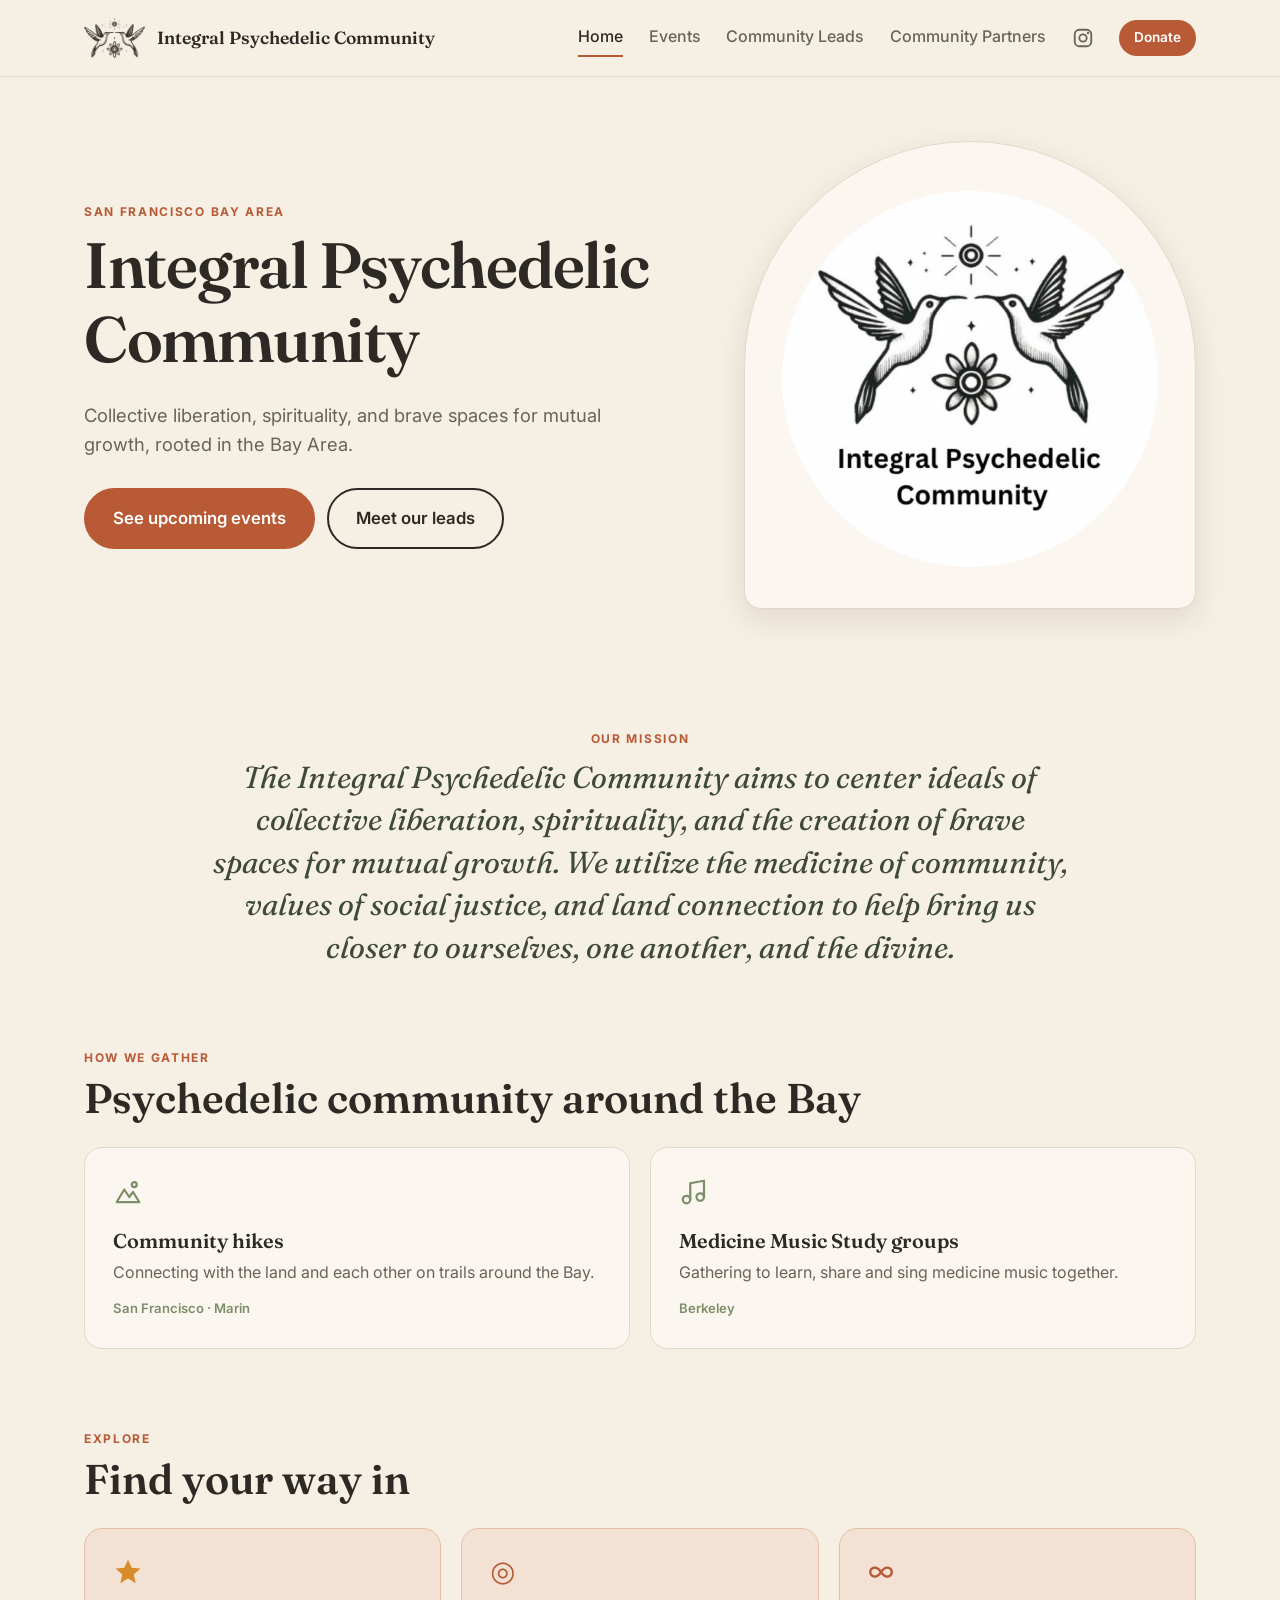
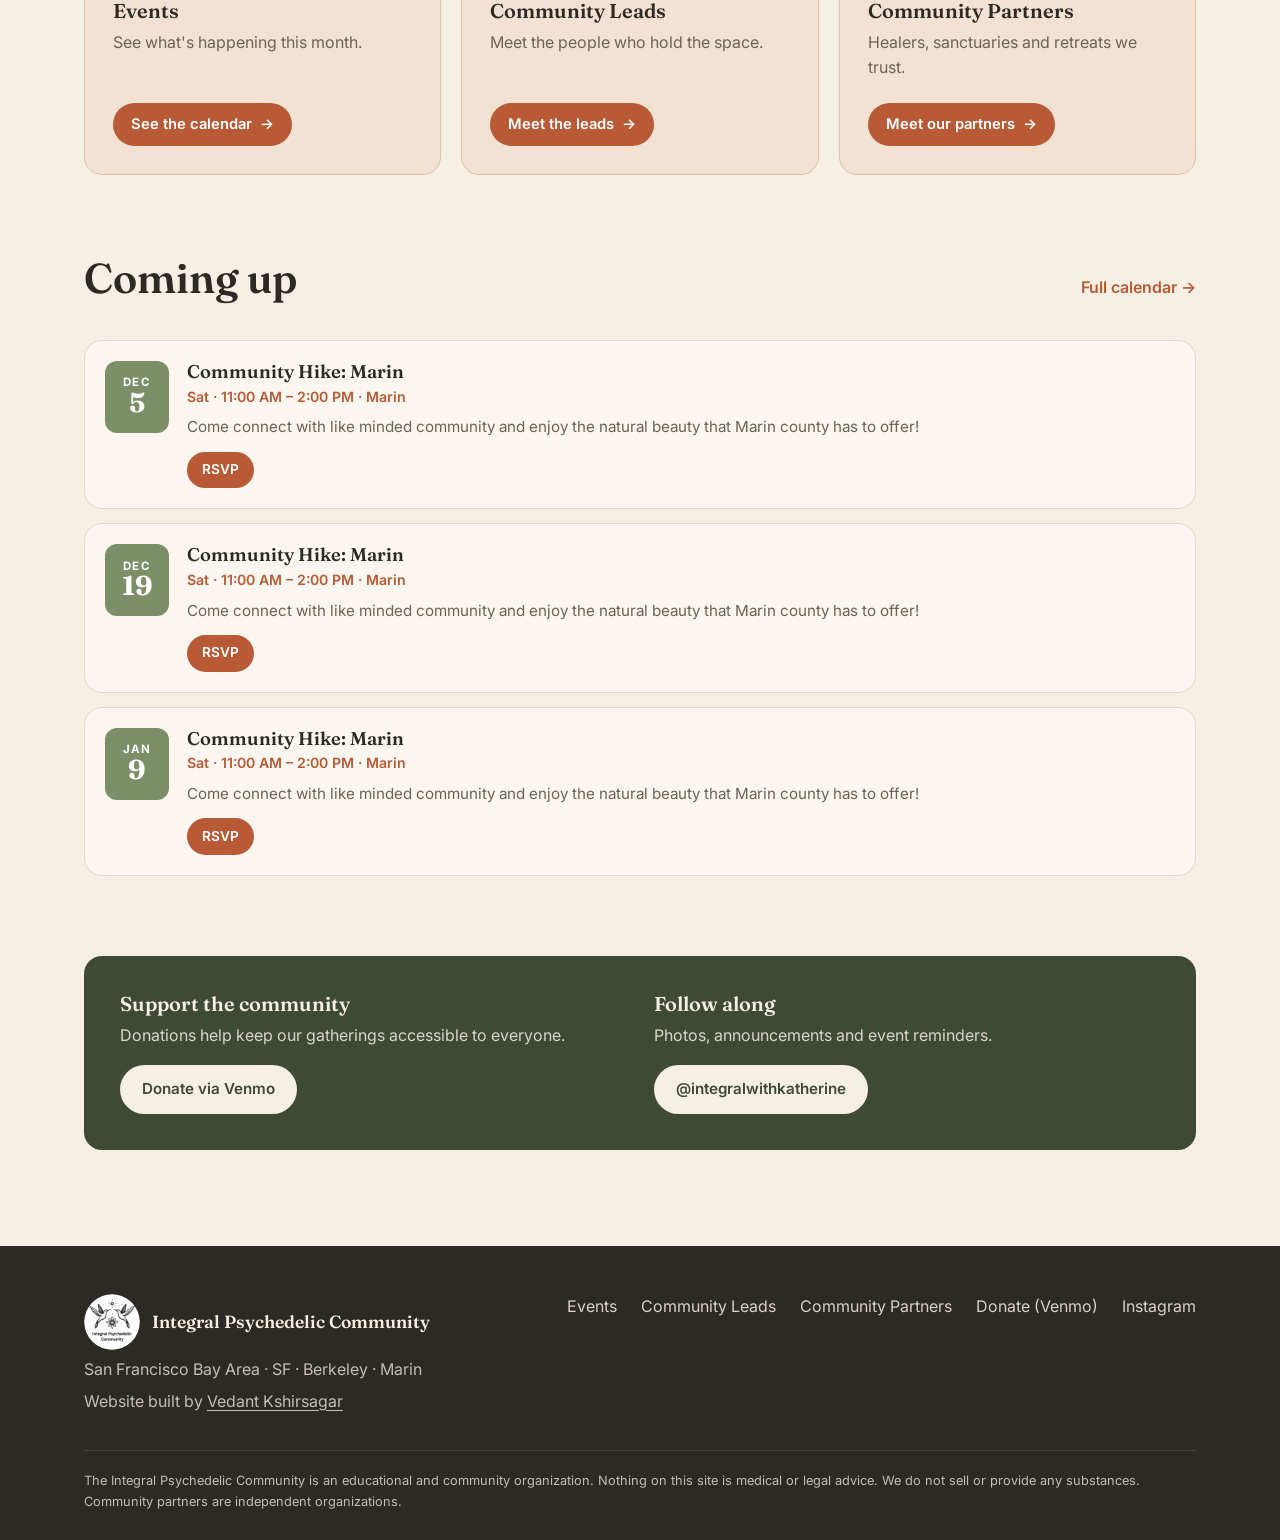
<file: index.html>
<!doctype html>
<html lang="en">
<head>
<meta charset="utf-8">
<meta name="viewport" content="width=device-width,initial-scale=1">
<title>Integral Psychedelic Community | Bay Area Psychedelic Community</title>
<meta name="description" content="A San Francisco Bay Area psychedelic community for collective liberation, spirituality and brave spaces for mutual growth. Community hikes in SF and Marin and Medicine Music Study groups in Berkeley.">
<meta property="og:type" content="website">
<meta property="og:site_name" content="Integral Psychedelic Community">
<meta property="og:title" content="Integral Psychedelic Community | Bay Area Psychedelic Community">
<meta property="og:description" content="A San Francisco Bay Area psychedelic community for collective liberation, spirituality and brave spaces for mutual growth. Community hikes in SF and Marin and Medicine Music Study groups in Berkeley.">
<meta property="og:image" content="https://integralpsychedeliccommunity.com/assets/og-image.jpg">
<link rel="icon" href="assets/favicon.ico" sizes="any">
<link rel="icon" type="image/png" href="assets/icon-32.png">
<link rel="apple-touch-icon" href="assets/icon-180.png">
<link rel="preconnect" href="https://fonts.googleapis.com"><link rel="preconnect" href="https://fonts.gstatic.com" crossorigin>
<link href="https://fonts.googleapis.com/css2?family=Fraunces:ital,opsz,wght@0,9..144,400;0,9..144,600;1,9..144,400&family=Inter:wght@400;500;600;700&display=swap" rel="stylesheet">
<link rel="stylesheet" href="assets/style.css">
<script type="application/ld+json">{"@context": "https://schema.org", "@type": "Organization", "name": "Integral Psychedelic Community", "logo": "assets/logo-circle.png", "description": "A San Francisco Bay Area psychedelic community centering collective liberation, spirituality, and brave spaces for mutual growth.", "sameAs": ["https://www.instagram.com/integralwithkatherine/"], "areaServed": ["San Francisco", "Berkeley", "Marin County", "San Francisco Bay Area"]}</script>
<script src="assets/site.js" defer></script>
</head>
<body>
<header class="site-header"><div class="wrap hdr">
  <a class="brand" href="index.html"><img src="assets/mark.png" alt="" width="61" height="40"><span>Integral Psychedelic Community</span></a>
  <button class="burger" aria-label="Open menu">☰</button>
  <nav class="nav" aria-label="Main"><a href="index.html" aria-current="page">Home</a><a href="events.html">Events</a><a href="leads.html">Community Leads</a><a href="partners.html">Community Partners</a><a class="insta" href="https://www.instagram.com/integralwithkatherine/" target="_blank" rel="noopener" aria-label="Instagram"><svg viewBox="0 0 24 24" width="22" height="22" aria-hidden="true"><rect x="3" y="3" width="18" height="18" rx="5" fill="none" stroke="currentColor" stroke-width="2"/><circle cx="12" cy="12" r="4" fill="none" stroke="currentColor" stroke-width="2"/><circle cx="17.5" cy="6.5" r="1.3" fill="currentColor"/></svg></a><a class="btn btn-sm btn-primary" href="https://venmo.com/u/hummingbirdmagic" target="_blank" rel="noopener">Donate</a></nav>
</div></header>
<main>
<section class="hero"><div class="wrap hero-inner">
  <div><p class="eyebrow">San Francisco Bay Area</p>
    <h1>Integral Psychedelic Community</h1>
    <p class="lede">Collective liberation, spirituality, and brave spaces for mutual growth, rooted in the Bay Area.</p>
    <div class="cta-row"><a class="btn btn-primary btn-lg" href="events.html">See upcoming events</a><a class="btn btn-ghost btn-lg" href="leads.html">Meet our leads</a></div>
  </div>
  <div class="hero-logo"><img src="assets/logo-circle.png" alt="Integral Psychedelic Community logo: two hummingbirds beneath a sun, above a flower" width="640" height="640"></div>
</div></section>
<div class="wrap">
  <section class="mission"><p class="eyebrow">Our mission</p>
    <blockquote>The Integral Psychedelic Community aims to center ideals of collective liberation, spirituality, and the creation of brave spaces for mutual growth. We utilize the medicine of community, values of social justice, and land connection to help bring us closer to ourselves, one another, and the divine.</blockquote>
  </section>
  <section class="gather"><p class="eyebrow">How we gather</p><h2>Psychedelic community around the Bay</h2>
    <div class="gather-grid">
      <div class="gather-card"><span class="ico"><svg viewBox="0 0 24 24"><path d="M3 20l6-10 4 6 3-4 5 8z"/><circle cx="17" cy="6" r="2"/></svg></span><h3>Community hikes</h3><p>Connecting with the land and each other on trails around the Bay.</p><span class="where">San Francisco · Marin</span></div>
      <div class="gather-card"><span class="ico"><svg viewBox="0 0 24 24"><path d="M9 18V5l11-2v13"/><circle cx="6" cy="18" r="3"/><circle cx="17" cy="16" r="3"/></svg></span><h3>Medicine Music Study groups</h3><p>Gathering to learn, share and sing medicine music together.</p><span class="where">Berkeley</span></div>
    </div>
  </section>
  <section class="explore" aria-label="Explore"><p class="eyebrow">Explore</p><h2>Find your way in</h2>
  <div class="cards3">
    <a class="tile" href="events.html"><span class="tile-ico"><svg class="star" viewBox="0 0 24 24" aria-hidden="true"><path d="M12 2l2.9 6.6 7.1.6-5.4 4.7 1.6 7-6.2-3.8-6.2 3.8 1.6-7L2 9.2l7.1-.6z"/></svg></span><h3>Events</h3><p>See what's happening this month.</p><span class="tile-cta">See the calendar <span aria-hidden="true">→</span></span></a>
    <a class="tile" href="leads.html"><span class="tile-ico">◎</span><h3>Community Leads</h3><p>Meet the people who hold the space.</p><span class="tile-cta">Meet the leads <span aria-hidden="true">→</span></span></a>
    <a class="tile" href="partners.html"><span class="tile-ico">∞</span><h3>Community Partners</h3><p>Healers, sanctuaries and retreats we trust.</p><span class="tile-cta">Meet our partners <span aria-hidden="true">→</span></span></a>
  </div></section>
  <section class="upnext"><div class="row-head"><h2>Coming up</h2><a href="events.html">Full calendar →</a></div><div class="ev-list" id="ev-next"></div></section>
  <section class="cta-band">
    <div><h3>Support the community</h3><p>Donations help keep our gatherings accessible to everyone.</p><a class="btn btn-light" href="https://venmo.com/u/hummingbirdmagic" target="_blank" rel="noopener">Donate via Venmo</a></div>
    <div><h3>Follow along</h3><p>Photos, announcements and event reminders.</p><a class="btn btn-light" href="https://www.instagram.com/integralwithkatherine/" target="_blank" rel="noopener">@integralwithkatherine</a></div>
  </section>
</div>
</main>
<footer class="site-footer"><div class="wrap foot">
  <div><a class="brand" href="index.html"><img src="assets/logo-circle.png" alt="Integral Psychedelic Community logo" width="56" height="56"><span>Integral Psychedelic Community</span></a><p>San Francisco Bay Area · SF · Berkeley · Marin</p><p class="credit">Website built by <a href="https://www.linkedin.com/in/vedant-kshirsagar/" target="_blank" rel="noopener">Vedant Kshirsagar</a></p></div>
  <div class="foot-links"><a href="events.html">Events</a><a href="leads.html">Community Leads</a><a href="partners.html">Community Partners</a><a href="https://venmo.com/u/hummingbirdmagic" target="_blank" rel="noopener">Donate (Venmo)</a><a href="https://www.instagram.com/integralwithkatherine/" target="_blank" rel="noopener">Instagram</a></div>
  <p class="disclaimer">The Integral Psychedelic Community is an educational and community organization. Nothing on this site is medical or legal advice. We do not sell or provide any substances. Community partners are independent organizations.</p>
</div></footer>
</body>
</html>
</file>
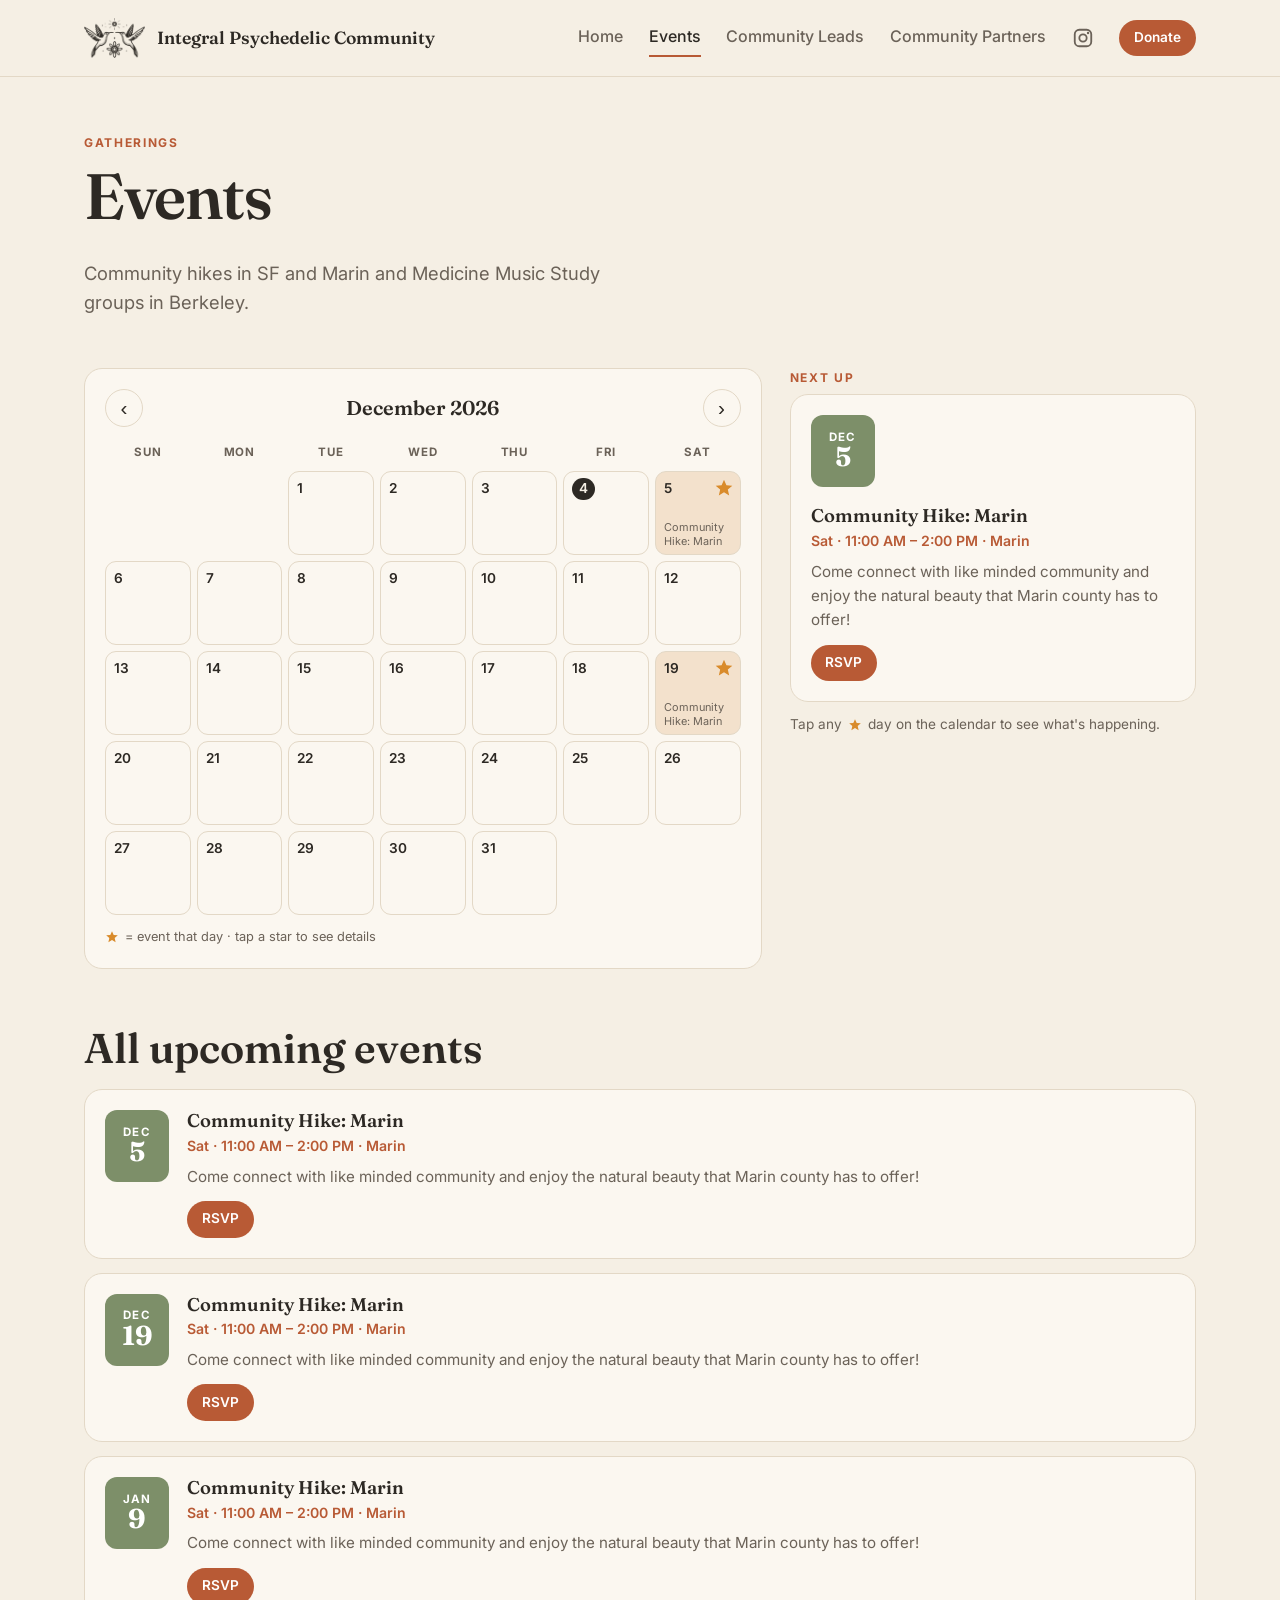
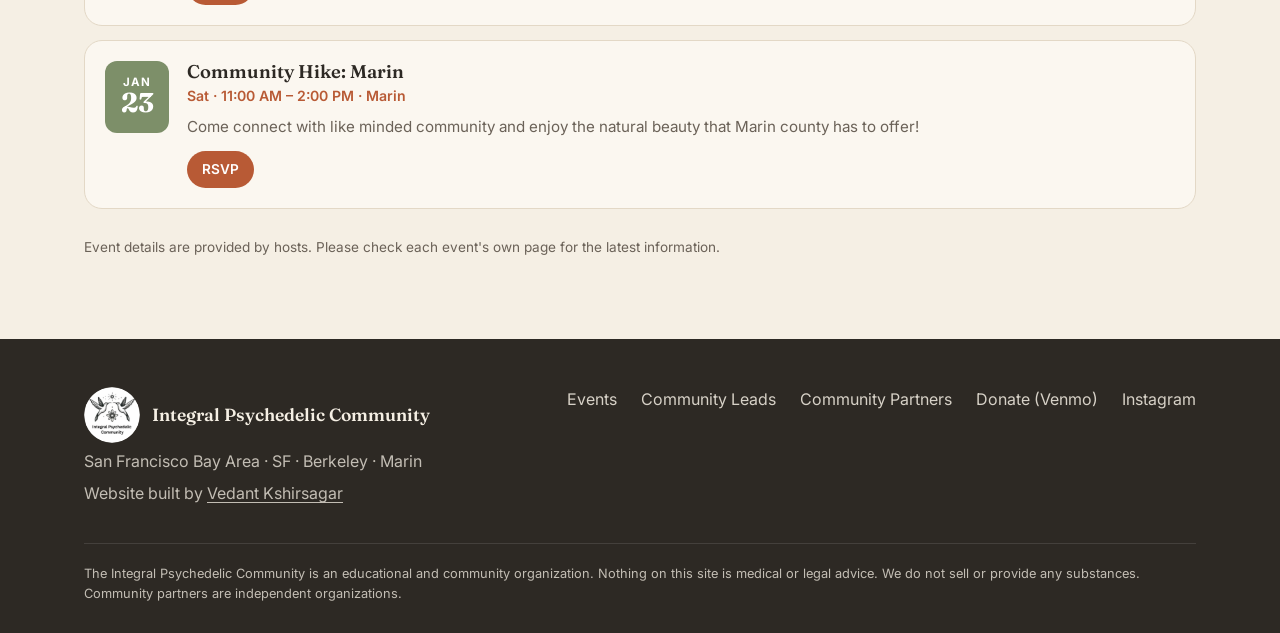
<file: events.html>
<!doctype html>
<html lang="en">
<head>
<meta charset="utf-8">
<meta name="viewport" content="width=device-width,initial-scale=1">
<title>Events | Integral Psychedelic Community</title>
<meta name="description" content="Upcoming psychedelic community events in the San Francisco Bay Area: community hikes in SF and Marin, Medicine Music Study groups in Berkeley, and more.">
<meta property="og:type" content="website">
<meta property="og:site_name" content="Integral Psychedelic Community">
<meta property="og:title" content="Events | Integral Psychedelic Community">
<meta property="og:description" content="Upcoming psychedelic community events in the San Francisco Bay Area: community hikes in SF and Marin, Medicine Music Study groups in Berkeley, and more.">
<meta property="og:image" content="https://integralpsychedeliccommunity.com/assets/og-image.jpg">
<link rel="icon" href="assets/favicon.ico" sizes="any">
<link rel="icon" type="image/png" href="assets/icon-32.png">
<link rel="apple-touch-icon" href="assets/icon-180.png">
<link rel="preconnect" href="https://fonts.googleapis.com"><link rel="preconnect" href="https://fonts.gstatic.com" crossorigin>
<link href="https://fonts.googleapis.com/css2?family=Fraunces:ital,opsz,wght@0,9..144,400;0,9..144,600;1,9..144,400&family=Inter:wght@400;500;600;700&display=swap" rel="stylesheet">
<link rel="stylesheet" href="assets/style.css">
<script src="assets/site.js" defer></script>
</head>
<body>
<header class="site-header"><div class="wrap hdr">
  <a class="brand" href="index.html"><img src="assets/mark.png" alt="" width="61" height="40"><span>Integral Psychedelic Community</span></a>
  <button class="burger" aria-label="Open menu">☰</button>
  <nav class="nav" aria-label="Main"><a href="index.html">Home</a><a href="events.html" aria-current="page">Events</a><a href="leads.html">Community Leads</a><a href="partners.html">Community Partners</a><a class="insta" href="https://www.instagram.com/integralwithkatherine/" target="_blank" rel="noopener" aria-label="Instagram"><svg viewBox="0 0 24 24" width="22" height="22" aria-hidden="true"><rect x="3" y="3" width="18" height="18" rx="5" fill="none" stroke="currentColor" stroke-width="2"/><circle cx="12" cy="12" r="4" fill="none" stroke="currentColor" stroke-width="2"/><circle cx="17.5" cy="6.5" r="1.3" fill="currentColor"/></svg></a><a class="btn btn-sm btn-primary" href="https://venmo.com/u/hummingbirdmagic" target="_blank" rel="noopener">Donate</a></nav>
</div></header>
<main>
<div class="wrap">
  <div class="page-head"><div><p class="eyebrow">Gatherings</p><h1>Events</h1><p class="lede">Community hikes in SF and Marin and Medicine Music Study groups in Berkeley.</p></div></div>
  <div class="events-split"><div id="ev-cal"></div><div id="ev-detail" class="detail-panel"></div></div>
  <section class="all-events"><h2>All upcoming events</h2><div class="ev-list" id="ev-all"></div></section>
  <p class="fine">Event details are provided by hosts. Please check each event's own page for the latest information.</p>
</div>
</main>
<footer class="site-footer"><div class="wrap foot">
  <div><a class="brand" href="index.html"><img src="assets/logo-circle.png" alt="Integral Psychedelic Community logo" width="56" height="56"><span>Integral Psychedelic Community</span></a><p>San Francisco Bay Area · SF · Berkeley · Marin</p><p class="credit">Website built by <a href="https://www.linkedin.com/in/vedant-kshirsagar/" target="_blank" rel="noopener">Vedant Kshirsagar</a></p></div>
  <div class="foot-links"><a href="events.html">Events</a><a href="leads.html">Community Leads</a><a href="partners.html">Community Partners</a><a href="https://venmo.com/u/hummingbirdmagic" target="_blank" rel="noopener">Donate (Venmo)</a><a href="https://www.instagram.com/integralwithkatherine/" target="_blank" rel="noopener">Instagram</a></div>
  <p class="disclaimer">The Integral Psychedelic Community is an educational and community organization. Nothing on this site is medical or legal advice. We do not sell or provide any substances. Community partners are independent organizations.</p>
</div></footer>
</body>
</html>
</file>
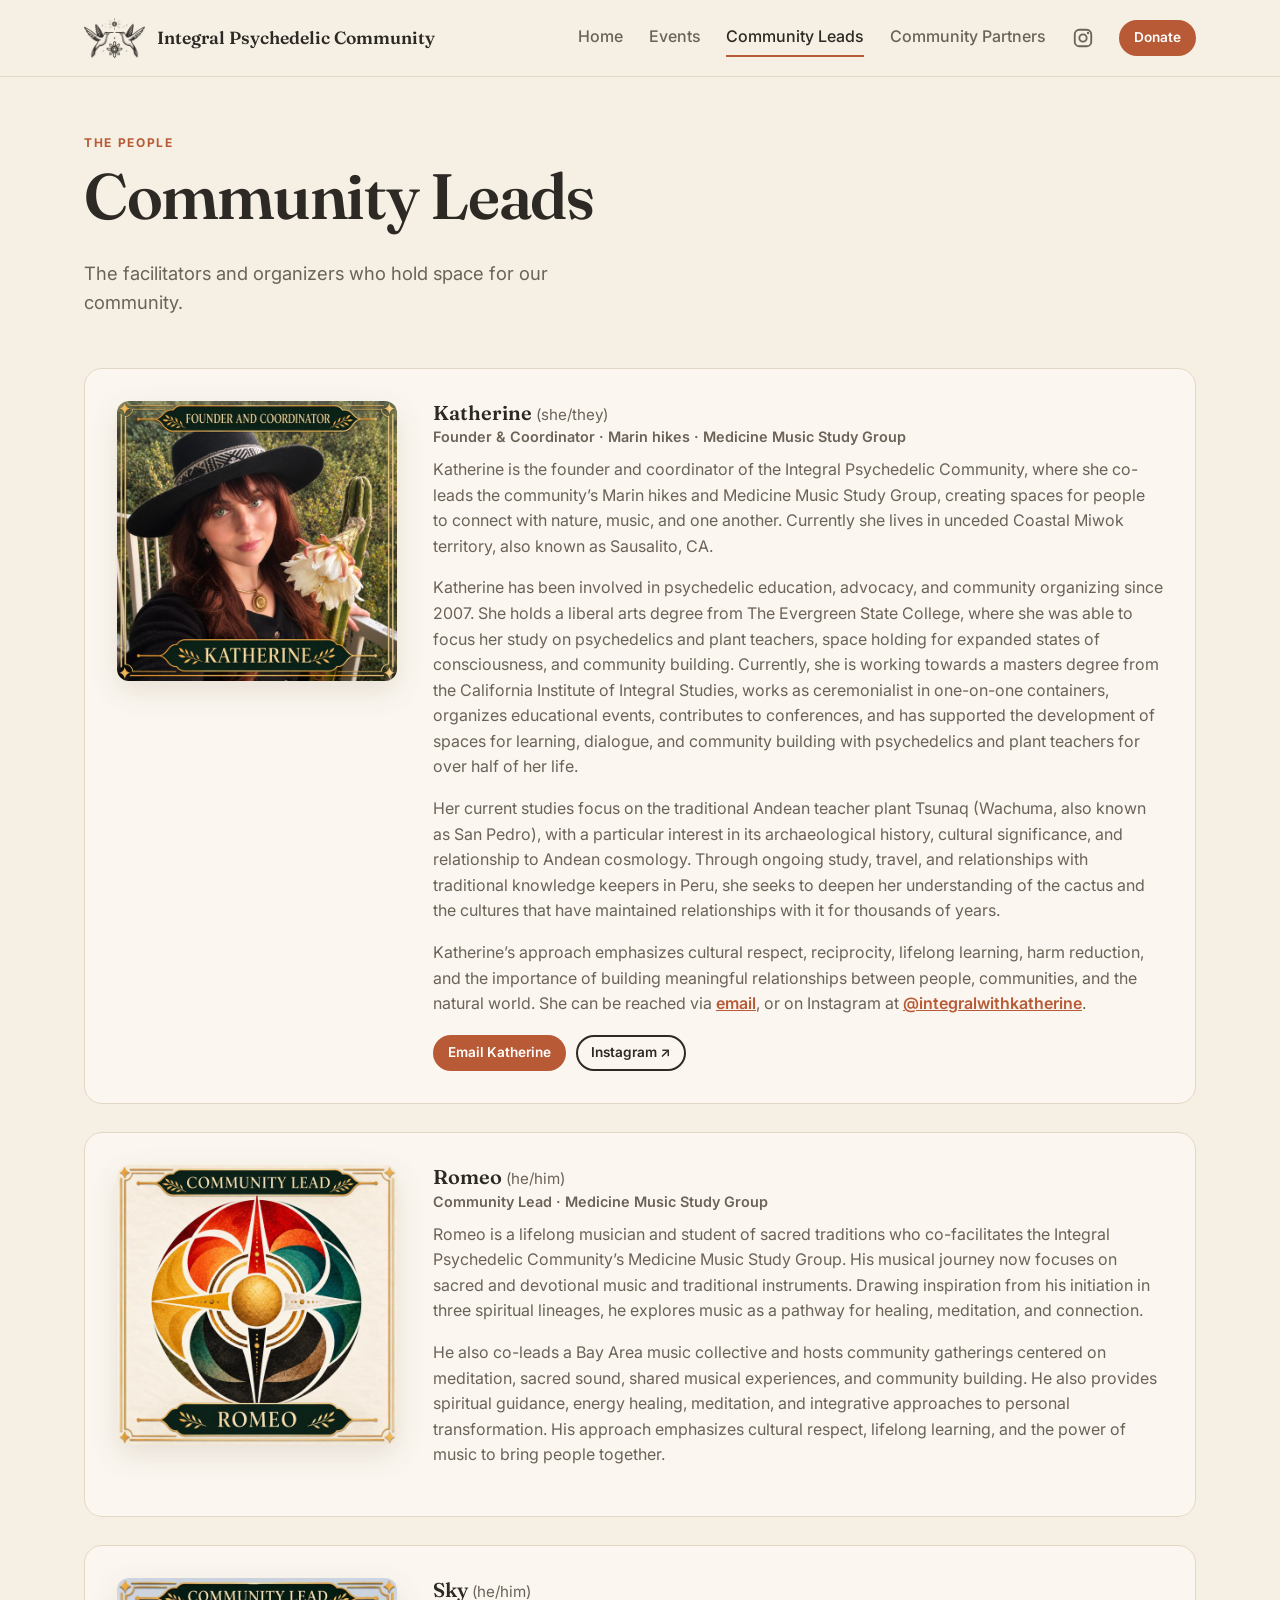
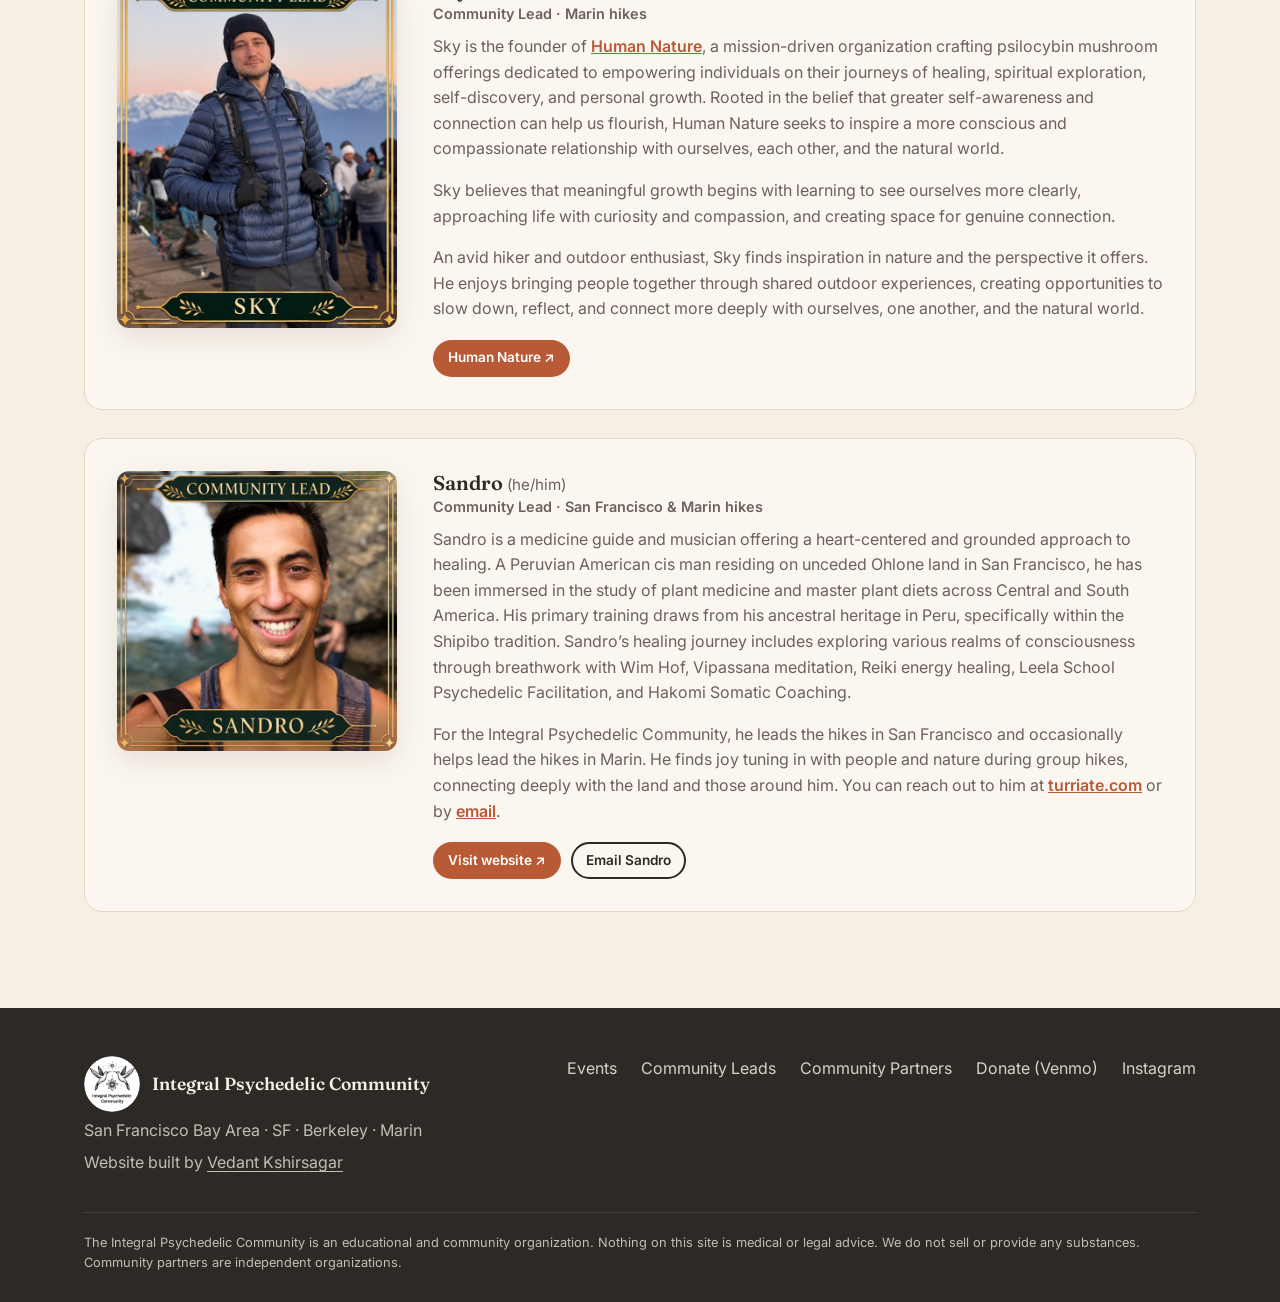
<file: leads.html>
<!doctype html>
<html lang="en">
<head>
<meta charset="utf-8">
<meta name="viewport" content="width=device-width,initial-scale=1">
<title>Community Leads | Integral Psychedelic Community</title>
<meta name="description" content="Meet the community leads of the Integral Psychedelic Community: Katherine, Romeo, Sky and Sandro, who lead community hikes in SF and Marin and the Medicine Music Study Group in Berkeley.">
<meta property="og:type" content="website">
<meta property="og:site_name" content="Integral Psychedelic Community">
<meta property="og:title" content="Community Leads | Integral Psychedelic Community">
<meta property="og:description" content="Meet the community leads of the Integral Psychedelic Community: Katherine, Romeo, Sky and Sandro, who lead community hikes in SF and Marin and the Medicine Music Study Group in Berkeley.">
<meta property="og:image" content="https://integralpsychedeliccommunity.com/assets/og-image.jpg">
<link rel="icon" href="assets/favicon.ico" sizes="any">
<link rel="icon" type="image/png" href="assets/icon-32.png">
<link rel="apple-touch-icon" href="assets/icon-180.png">
<link rel="preconnect" href="https://fonts.googleapis.com"><link rel="preconnect" href="https://fonts.gstatic.com" crossorigin>
<link href="https://fonts.googleapis.com/css2?family=Fraunces:ital,opsz,wght@0,9..144,400;0,9..144,600;1,9..144,400&family=Inter:wght@400;500;600;700&display=swap" rel="stylesheet">
<link rel="stylesheet" href="assets/style.css">
<script src="assets/site.js" defer></script>
</head>
<body>
<header class="site-header"><div class="wrap hdr">
  <a class="brand" href="index.html"><img src="assets/mark.png" alt="" width="61" height="40"><span>Integral Psychedelic Community</span></a>
  <button class="burger" aria-label="Open menu">☰</button>
  <nav class="nav" aria-label="Main"><a href="index.html">Home</a><a href="events.html">Events</a><a href="leads.html" aria-current="page">Community Leads</a><a href="partners.html">Community Partners</a><a class="insta" href="https://www.instagram.com/integralwithkatherine/" target="_blank" rel="noopener" aria-label="Instagram"><svg viewBox="0 0 24 24" width="22" height="22" aria-hidden="true"><rect x="3" y="3" width="18" height="18" rx="5" fill="none" stroke="currentColor" stroke-width="2"/><circle cx="12" cy="12" r="4" fill="none" stroke="currentColor" stroke-width="2"/><circle cx="17.5" cy="6.5" r="1.3" fill="currentColor"/></svg></a><a class="btn btn-sm btn-primary" href="https://venmo.com/u/hummingbirdmagic" target="_blank" rel="noopener">Donate</a></nav>
</div></header>
<main>
<div class="wrap">
  <div class="page-head"><div><p class="eyebrow">The people</p><h1>Community Leads</h1><p class="lede">The facilitators and organizers who hold space for our community.</p></div></div>
  <div class="leads"><article class="lead"><img class="lead-photo" src="assets/leads/katherine.jpg" alt="Katherine, Integral Psychedelic Community community lead" width="640" height="640" style="aspect-ratio:640/640"><div class="lead-body"><h3>Katherine <span class="pronouns">(she/they)</span></h3><p class="role">Founder &amp; Coordinator · Marin hikes · Medicine Music Study Group</p><p>Katherine is the founder and coordinator of the Integral Psychedelic Community, where she co-leads the community’s Marin hikes and Medicine Music Study Group, creating spaces for people to connect with nature, music, and one another. Currently she lives in unceded Coastal Miwok territory, also known as Sausalito, CA.</p><p>Katherine has been involved in psychedelic education, advocacy, and community organizing since 2007. She holds a liberal arts degree from The Evergreen State College, where she was able to focus her study on psychedelics and plant teachers, space holding for expanded states of consciousness, and community building. Currently, she is working towards a masters degree from the California Institute of Integral Studies, works as ceremonialist in one-on-one containers, organizes educational events, contributes to conferences, and has supported the development of spaces for learning, dialogue, and community building with psychedelics and plant teachers for over half of her life.</p><p>Her current studies focus on the traditional Andean teacher plant Tsunaq (Wachuma, also known as San Pedro), with a particular interest in its archaeological history, cultural significance, and relationship to Andean cosmology. Through ongoing study, travel, and relationships with traditional knowledge keepers in Peru, she seeks to deepen her understanding of the cactus and the cultures that have maintained relationships with it for thousands of years.</p><p>Katherine’s approach emphasizes cultural respect, reciprocity, lifelong learning, harm reduction, and the importance of building meaningful relationships between people, communities, and the natural world. She can be reached via <a href="mailto:hummingbirdmagic@protonmail.com">email</a>, or on Instagram at <a href="https://www.instagram.com/integralwithkatherine/" target="_blank" rel="noopener">@integralwithkatherine</a>.</p><div class="lead-links"><a class="btn btn-sm btn-primary" href="mailto:hummingbirdmagic@protonmail.com">Email Katherine</a><a class="btn btn-sm btn-ghost" href="https://www.instagram.com/integralwithkatherine/" target="_blank" rel="noopener">Instagram ↗</a></div></div></article><article class="lead"><img class="lead-photo" src="assets/leads/romeo.jpg" alt="Romeo, Integral Psychedelic Community community lead" width="640" height="640" style="aspect-ratio:640/640"><div class="lead-body"><h3>Romeo <span class="pronouns">(he/him)</span></h3><p class="role">Community Lead · Medicine Music Study Group</p><p>Romeo is a lifelong musician and student of sacred traditions who co-facilitates the Integral Psychedelic Community’s Medicine Music Study Group. His musical journey now focuses on sacred and devotional music and traditional instruments. Drawing inspiration from his initiation in three spiritual lineages, he explores music as a pathway for healing, meditation, and connection.</p><p>He also co-leads a Bay Area music collective and hosts community gatherings centered on meditation, sacred sound, shared musical experiences, and community building. He also provides spiritual guidance, energy healing, meditation, and integrative approaches to personal transformation. His approach emphasizes cultural respect, lifelong learning, and the power of music to bring people together.</p></div></article><article class="lead"><img class="lead-photo" src="assets/leads/sky.jpg" alt="Sky, Integral Psychedelic Community community lead" width="640" height="801" style="aspect-ratio:640/801"><div class="lead-body"><h3>Sky <span class="pronouns">(he/him)</span></h3><p class="role">Community Lead · Marin hikes</p><p>Sky is the founder of <a href="https://humannaturemushrooms.com" target="_blank" rel="noopener">Human Nature</a>, a mission-driven organization crafting psilocybin mushroom offerings dedicated to empowering individuals on their journeys of healing, spiritual exploration, self-discovery, and personal growth. Rooted in the belief that greater self-awareness and connection can help us flourish, Human Nature seeks to inspire a more conscious and compassionate relationship with ourselves, each other, and the natural world.</p><p>Sky believes that meaningful growth begins with learning to see ourselves more clearly, approaching life with curiosity and compassion, and creating space for genuine connection.</p><p>An avid hiker and outdoor enthusiast, Sky finds inspiration in nature and the perspective it offers. He enjoys bringing people together through shared outdoor experiences, creating opportunities to slow down, reflect, and connect more deeply with ourselves, one another, and the natural world.</p><div class="lead-links"><a class="btn btn-sm btn-primary" href="https://humannaturemushrooms.com" target="_blank" rel="noopener">Human Nature ↗</a></div></div></article><article class="lead"><img class="lead-photo" src="assets/leads/sandro.jpg" alt="Sandro, Integral Psychedelic Community community lead" width="640" height="640" style="aspect-ratio:640/640"><div class="lead-body"><h3>Sandro <span class="pronouns">(he/him)</span></h3><p class="role">Community Lead · San Francisco &amp; Marin hikes</p><p>Sandro is a medicine guide and musician offering a heart-centered and grounded approach to healing. A Peruvian American cis man residing on unceded Ohlone land in San Francisco, he has been immersed in the study of plant medicine and master plant diets across Central and South America. His primary training draws from his ancestral heritage in Peru, specifically within the Shipibo tradition. Sandro’s healing journey includes exploring various realms of consciousness through breathwork with Wim Hof, Vipassana meditation, Reiki energy healing, Leela School Psychedelic Facilitation, and Hakomi Somatic Coaching.</p><p>For the Integral Psychedelic Community, he leads the hikes in San Francisco and occasionally helps lead the hikes in Marin. He finds joy tuning in with people and nature during group hikes, connecting deeply with the land and those around him. You can reach out to him at <a href="https://turriate.com" target="_blank" rel="noopener">turriate.com</a> or by <a href="mailto:sandro.turriate@gmail.com">email</a>.</p><div class="lead-links"><a class="btn btn-sm btn-primary" href="https://turriate.com" target="_blank" rel="noopener">Visit website ↗</a><a class="btn btn-sm btn-ghost" href="mailto:sandro.turriate@gmail.com">Email Sandro</a></div></div></article></div>
</div>
</main>
<footer class="site-footer"><div class="wrap foot">
  <div><a class="brand" href="index.html"><img src="assets/logo-circle.png" alt="Integral Psychedelic Community logo" width="56" height="56"><span>Integral Psychedelic Community</span></a><p>San Francisco Bay Area · SF · Berkeley · Marin</p><p class="credit">Website built by <a href="https://www.linkedin.com/in/vedant-kshirsagar/" target="_blank" rel="noopener">Vedant Kshirsagar</a></p></div>
  <div class="foot-links"><a href="events.html">Events</a><a href="leads.html">Community Leads</a><a href="partners.html">Community Partners</a><a href="https://venmo.com/u/hummingbirdmagic" target="_blank" rel="noopener">Donate (Venmo)</a><a href="https://www.instagram.com/integralwithkatherine/" target="_blank" rel="noopener">Instagram</a></div>
  <p class="disclaimer">The Integral Psychedelic Community is an educational and community organization. Nothing on this site is medical or legal advice. We do not sell or provide any substances. Community partners are independent organizations.</p>
</div></footer>
</body>
</html>
</file>
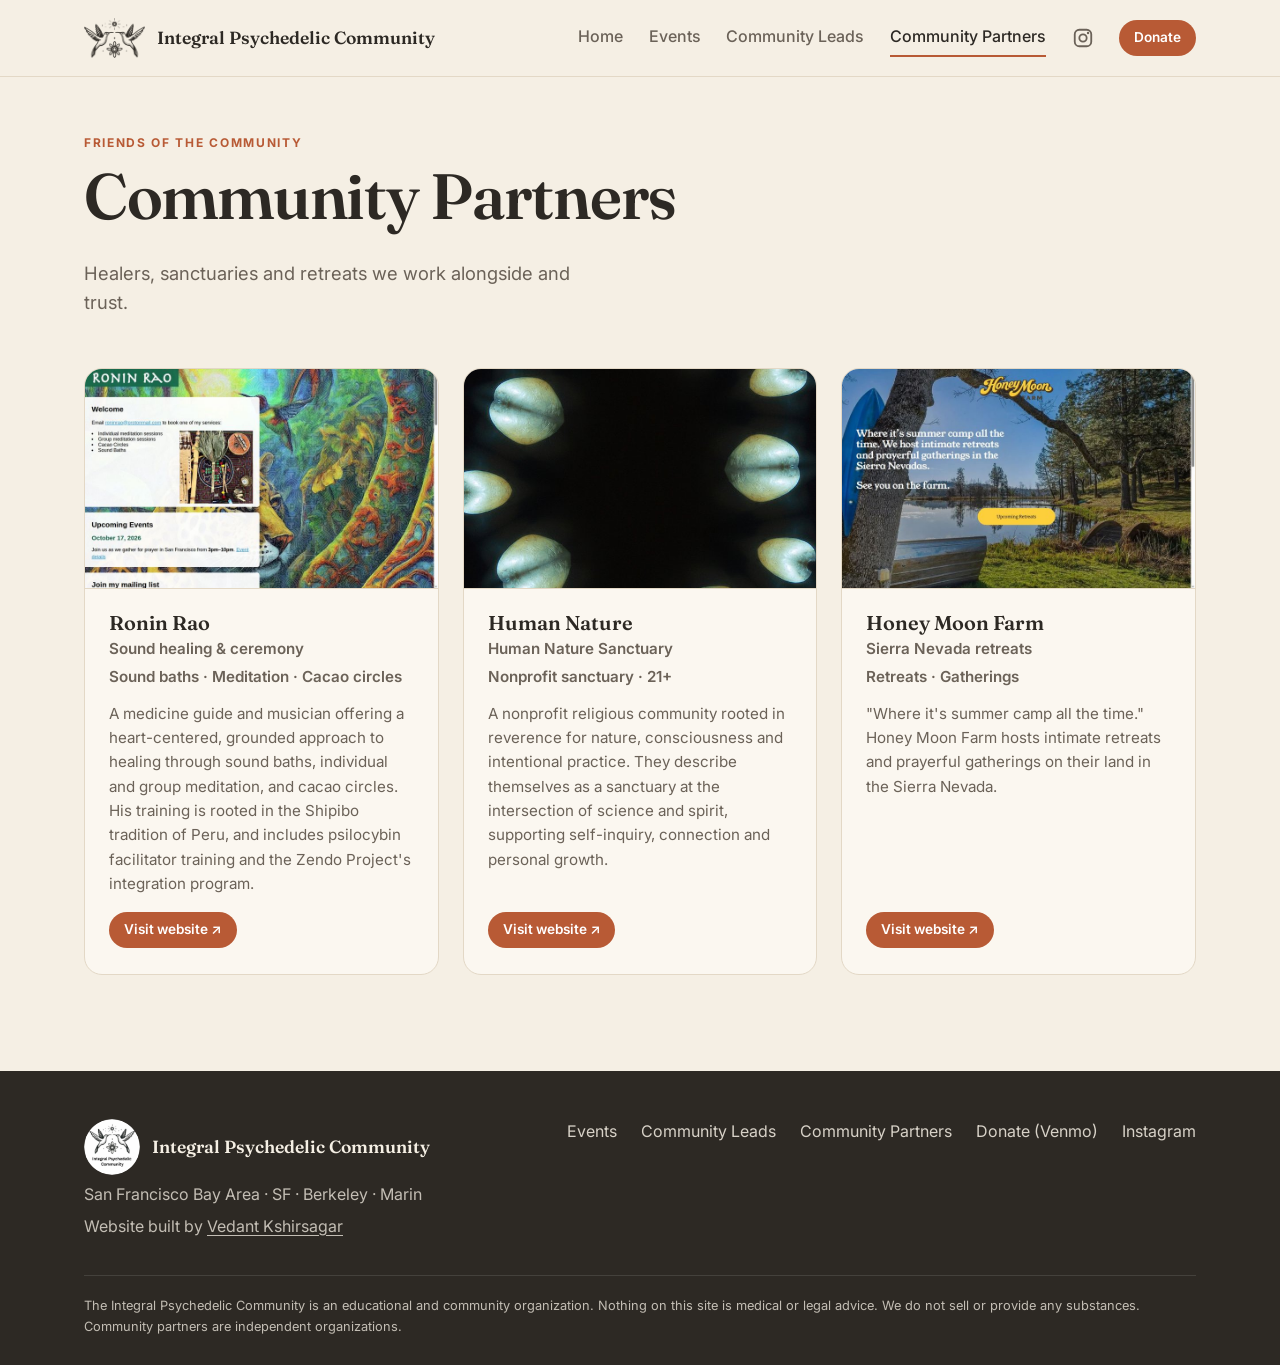
<file: partners.html>
<!doctype html>
<html lang="en">
<head>
<meta charset="utf-8">
<meta name="viewport" content="width=device-width,initial-scale=1">
<title>Community Partners | Integral Psychedelic Community</title>
<meta name="description" content="Community partners of the Integral Psychedelic Community: Ronin Rao, Human Nature and Honey Moon Farm.">
<meta property="og:type" content="website">
<meta property="og:site_name" content="Integral Psychedelic Community">
<meta property="og:title" content="Community Partners | Integral Psychedelic Community">
<meta property="og:description" content="Community partners of the Integral Psychedelic Community: Ronin Rao, Human Nature and Honey Moon Farm.">
<meta property="og:image" content="https://integralpsychedeliccommunity.com/assets/og-image.jpg">
<link rel="icon" href="assets/favicon.ico" sizes="any">
<link rel="icon" type="image/png" href="assets/icon-32.png">
<link rel="apple-touch-icon" href="assets/icon-180.png">
<link rel="preconnect" href="https://fonts.googleapis.com"><link rel="preconnect" href="https://fonts.gstatic.com" crossorigin>
<link href="https://fonts.googleapis.com/css2?family=Fraunces:ital,opsz,wght@0,9..144,400;0,9..144,600;1,9..144,400&family=Inter:wght@400;500;600;700&display=swap" rel="stylesheet">
<link rel="stylesheet" href="assets/style.css">
<script src="assets/site.js" defer></script>
</head>
<body>
<header class="site-header"><div class="wrap hdr">
  <a class="brand" href="index.html"><img src="assets/mark.png" alt="" width="61" height="40"><span>Integral Psychedelic Community</span></a>
  <button class="burger" aria-label="Open menu">☰</button>
  <nav class="nav" aria-label="Main"><a href="index.html">Home</a><a href="events.html">Events</a><a href="leads.html">Community Leads</a><a href="partners.html" aria-current="page">Community Partners</a><a class="insta" href="https://www.instagram.com/integralwithkatherine/" target="_blank" rel="noopener" aria-label="Instagram"><svg viewBox="0 0 24 24" width="22" height="22" aria-hidden="true"><rect x="3" y="3" width="18" height="18" rx="5" fill="none" stroke="currentColor" stroke-width="2"/><circle cx="12" cy="12" r="4" fill="none" stroke="currentColor" stroke-width="2"/><circle cx="17.5" cy="6.5" r="1.3" fill="currentColor"/></svg></a><a class="btn btn-sm btn-primary" href="https://venmo.com/u/hummingbirdmagic" target="_blank" rel="noopener">Donate</a></nav>
</div></header>
<main>
<div class="wrap">
  <div class="page-head"><div><p class="eyebrow">Friends of the community</p><h1>Community Partners</h1><p class="lede">Healers, sanctuaries and retreats we work alongside and trust.</p></div></div>
  <div class="partners"><article class="partner"><a class="partner-shot" href="https://roninrao.com" target="_blank" rel="noopener" tabindex="-1"><img src="assets/partners/ronin-rao.jpg" alt="Preview of the Ronin Rao website" loading="lazy" width="800" height="500"></a>
  <div class="partner-body"><h3>Ronin Rao</h3><p class="partner-org">Sound healing &amp; ceremony</p><p class="partner-tags">Sound baths · Meditation · Cacao circles</p><p>A medicine guide and musician offering a heart-centered, grounded approach to healing through sound baths, individual and group meditation, and cacao circles. His training is rooted in the Shipibo tradition of Peru, and includes psilocybin facilitator training and the Zendo Project's integration program.</p><a class="btn btn-sm btn-primary" href="https://roninrao.com" target="_blank" rel="noopener">Visit website ↗</a></div></article><article class="partner"><a class="partner-shot" href="https://humannaturemushrooms.com" target="_blank" rel="noopener" tabindex="-1"><img src="assets/partners/human-nature.jpg" alt="Preview of the Human Nature website" loading="lazy" width="800" height="500"></a>
  <div class="partner-body"><h3>Human Nature</h3><p class="partner-org">Human Nature Sanctuary</p><p class="partner-tags">Nonprofit sanctuary · 21+</p><p>A nonprofit religious community rooted in reverence for nature, consciousness and intentional practice. They describe themselves as a sanctuary at the intersection of science and spirit, supporting self-inquiry, connection and personal growth.</p><a class="btn btn-sm btn-primary" href="https://humannaturemushrooms.com" target="_blank" rel="noopener">Visit website ↗</a></div></article><article class="partner"><a class="partner-shot" href="https://www.honeymoonfarm.org" target="_blank" rel="noopener" tabindex="-1"><img src="assets/partners/honeymoon-farm.jpg" alt="Preview of the Honey Moon Farm website" loading="lazy" width="800" height="500"></a>
  <div class="partner-body"><h3>Honey Moon Farm</h3><p class="partner-org">Sierra Nevada retreats</p><p class="partner-tags">Retreats · Gatherings</p><p>"Where it's summer camp all the time." Honey Moon Farm hosts intimate retreats and prayerful gatherings on their land in the Sierra Nevada.</p><a class="btn btn-sm btn-primary" href="https://www.honeymoonfarm.org" target="_blank" rel="noopener">Visit website ↗</a></div></article></div>
</div>
</main>
<footer class="site-footer"><div class="wrap foot">
  <div><a class="brand" href="index.html"><img src="assets/logo-circle.png" alt="Integral Psychedelic Community logo" width="56" height="56"><span>Integral Psychedelic Community</span></a><p>San Francisco Bay Area · SF · Berkeley · Marin</p><p class="credit">Website built by <a href="https://www.linkedin.com/in/vedant-kshirsagar/" target="_blank" rel="noopener">Vedant Kshirsagar</a></p></div>
  <div class="foot-links"><a href="events.html">Events</a><a href="leads.html">Community Leads</a><a href="partners.html">Community Partners</a><a href="https://venmo.com/u/hummingbirdmagic" target="_blank" rel="noopener">Donate (Venmo)</a><a href="https://www.instagram.com/integralwithkatherine/" target="_blank" rel="noopener">Instagram</a></div>
  <p class="disclaimer">The Integral Psychedelic Community is an educational and community organization. Nothing on this site is medical or legal advice. We do not sell or provide any substances. Community partners are independent organizations.</p>
</div></footer>
</body>
</html>
</file>
<file: assets/style.css>
:root{--bg:#f5efe4;--surface:#fbf7f0;--text:#2d2924;--muted:#6b6258;--primary:#b85a35;--primary-ink:#fff;--accent:#b85a35;--sage:#7d8f69;--forest:#3f4a34;--star:#d98b2b;--line:#e3d8c6;--radius:18px;--font-head:"Fraunces",Georgia,serif;--font-body:"Inter",system-ui,sans-serif;--event-bg:#f3e1cc;--shadow:0 10px 30px rgba(80,50,20,.12)}
*{box-sizing:border-box}html{scroll-behavior:smooth}
body{margin:0;background:var(--bg);color:var(--text);font-family:var(--font-body);line-height:1.6;-webkit-font-smoothing:antialiased}
h1,h2,h3,h4{font-family:var(--font-head);line-height:1.15;margin:0 0 .4em;font-weight:600}
h1{font-size:clamp(2.4rem,5.4vw,4rem);letter-spacing:-.02em}h2{font-size:clamp(1.8rem,3.5vw,2.6rem)}h3{font-size:1.25rem}
a{color:inherit}p{margin:0 0 1em}img{max-width:100%;height:auto;display:block}
.wrap{max-width:1160px;margin:0 auto;padding:0 24px}
.eyebrow{text-transform:uppercase;letter-spacing:.14em;font-size:.75rem;font-weight:700;color:var(--accent);margin:0 0 .6em}
.lede{font-size:1.15rem;color:var(--muted);max-width:44ch}
.btn{display:inline-flex;align-items:center;gap:.4em;padding:.7em 1.3em;border-radius:999px;text-decoration:none;font-weight:600;border:2px solid transparent;transition:transform .15s;cursor:pointer;font-size:.95rem;white-space:nowrap}
.btn:hover{transform:translateY(-2px)}
.btn-primary{background:var(--primary);color:var(--primary-ink)}
.btn-ghost{border-color:currentColor;color:var(--text);background:transparent}
.btn-light{background:var(--bg);color:var(--forest)}
.btn-sm{padding:.4em .95em;font-size:.85rem}.btn-lg{padding:.9em 1.6em;font-size:1.05rem}
.site-header{position:sticky;top:0;z-index:10;background:rgba(245,239,228,.92);border-bottom:1px solid var(--line);backdrop-filter:blur(10px)}
.hdr{display:flex;align-items:center;justify-content:space-between;height:76px}
.brand{display:flex;align-items:center;gap:.7em;text-decoration:none;font-family:var(--font-head);font-weight:600;font-size:1.1rem}
.brand img{height:40px;width:auto}
.nav{display:flex;align-items:center;gap:1.6em}
.nav a:not(.btn){text-decoration:none;font-weight:500;color:var(--muted);padding:.3em 0;border-bottom:2px solid transparent}
.nav a[aria-current],.nav a:not(.btn):hover{color:var(--text);border-color:var(--accent)}
.burger{display:none;background:none;border:0;font-size:1.6rem;color:var(--text);cursor:pointer}
.hero{padding:64px 0 40px}
.hero-inner{display:grid;grid-template-columns:1.15fr .85fr;gap:48px;align-items:center}
.cta-row{display:flex;gap:12px;flex-wrap:wrap;margin-top:28px}
.hero-logo{background:var(--surface);border-radius:240px 240px var(--radius) var(--radius);padding:48px 36px 40px;border:1px solid var(--line);box-shadow:var(--shadow)}
.hero-logo img{width:100%;max-width:380px;margin:0 auto}
.mission{margin:80px auto;max-width:860px;text-align:center}
.mission blockquote{margin:0;font-family:var(--font-head);font-style:italic;color:var(--forest);font-size:clamp(1.35rem,2.5vw,1.9rem);line-height:1.4}
.gather{margin:80px 0}
.gather-grid{display:grid;grid-template-columns:repeat(2,1fr);gap:20px;margin-top:24px}
.gather-card{padding:28px;border-radius:var(--radius);background:var(--surface);border:1px solid var(--line)}
.gather-card .ico{font-size:1.7rem;color:var(--sage);display:block;margin-bottom:10px}
.gather-card p{color:var(--muted);margin:0}
.where{display:inline-block;margin-top:12px;font-size:.82rem;font-weight:600;color:var(--sage)}
.explore{margin:80px 0}
.cards3{display:grid;grid-template-columns:repeat(3,1fr);gap:20px;margin-top:24px}
.tile{position:relative;display:flex;flex-direction:column;padding:28px;border-radius:var(--radius);background:#f3e2d4;border:1.5px solid #e2bfa6;text-decoration:none;transition:transform .2s,box-shadow .2s,border-color .2s;cursor:pointer}
.tile:hover,.tile:focus-visible{transform:translateY(-4px);box-shadow:var(--shadow);border-color:var(--accent)}
.tile-ico{font-size:1.8rem;height:30px;color:var(--accent);display:block;margin-bottom:12px;line-height:1}.tile-ico .star{width:30px;height:30px}
.tile p{color:var(--muted);margin:0 0 22px}
.tile-cta{margin-top:auto;align-self:flex-start;display:inline-flex;gap:8px;align-items:center;padding:10px 18px;border-radius:999px;background:var(--accent);color:#fff;font-weight:600;font-size:.92rem;transition:gap .2s,background .2s}
.tile:hover .tile-cta{gap:12px;background:#9e4a2a}
.row-head{display:flex;justify-content:space-between;align-items:baseline;margin-bottom:20px;gap:12px}.row-head a{color:var(--accent);font-weight:600;text-decoration:none}
.upnext{margin:80px 0}
.ev-list{display:grid;gap:14px}
.ev-card{display:flex;gap:18px;padding:20px;background:var(--surface);border:1px solid var(--line);border-radius:var(--radius)}
.ev-date{flex:none;width:64px;height:72px;border-radius:12px;background:var(--sage);color:#fff;display:flex;flex-direction:column;align-items:center;justify-content:center;line-height:1}
.ev-mon{font-size:.72rem;text-transform:uppercase;letter-spacing:.1em;font-weight:700}.ev-num{font-size:1.7rem;font-weight:700;font-family:var(--font-head)}
.ev-title{font-size:1.15rem;margin:0 0 .2em}.ev-meta{color:var(--accent);font-weight:600;font-size:.88rem;margin:0 0 .5em}.ev-desc{color:var(--muted);margin:0 0 .8em;font-size:.95rem}
.ev-actions{display:flex;gap:8px;flex-wrap:wrap}
.cta-band{display:grid;grid-template-columns:repeat(2,1fr);gap:28px;margin:80px 0 96px;padding:36px;border-radius:var(--radius);background:var(--forest);color:var(--bg)}
.cta-band p{opacity:.85}
.page-head{display:flex;justify-content:space-between;align-items:flex-end;gap:24px;flex-wrap:wrap;padding:56px 0 32px}
.events-split{display:grid;grid-template-columns:1.25fr .75fr;gap:28px;align-items:start}
.cal{background:var(--surface);border:1px solid var(--line);border-radius:var(--radius);padding:20px}
.cal-head{display:flex;align-items:center;justify-content:space-between;margin-bottom:12px}.cal-head h3{margin:0}
.cal-nav{width:38px;height:38px;border-radius:50%;border:1px solid var(--line);background:transparent;color:var(--text);font-size:1.3rem;cursor:pointer}
.cal-grid{display:grid;grid-template-columns:repeat(7,1fr);gap:6px}
.cal-dow{text-align:center;font-size:.72rem;text-transform:uppercase;letter-spacing:.08em;color:var(--muted);padding:4px 0;font-weight:700}
.cal-day{position:relative;min-height:84px;border-radius:11px;border:1px solid var(--line);background:transparent;color:var(--text);text-align:left;padding:6px 8px;font:inherit;cursor:default;display:flex;flex-direction:column;align-items:flex-start;overflow:hidden}
.cal-day.empty{border:0}
.cal-num{font-size:.85rem;font-weight:600}
.cal-day.today .cal-num{background:var(--text);color:var(--bg);border-radius:999px;padding:0 7px}
.cal-day.has-event{cursor:pointer;background:var(--event-bg)}
.cal-day.has-event:hover{transform:scale(1.04);box-shadow:var(--shadow)}
.cal-day.selected{outline:3px solid var(--accent);outline-offset:-1px}
.star{width:20px;height:20px;fill:var(--star)}
.cal-day .star{position:absolute;top:6px;right:6px}
.cal-count{position:absolute;top:22px;right:4px;font-size:.62rem;font-weight:700;background:var(--accent);color:#fff;border-radius:999px;padding:0 5px}
.cal-peek{margin-top:auto;font-size:.68rem;line-height:1.25;color:var(--muted);display:-webkit-box;-webkit-line-clamp:2;-webkit-box-orient:vertical;overflow:hidden}
.cal-legend{font-size:.8rem;color:var(--muted);margin:12px 0 0;display:flex;align-items:center;gap:6px}.cal-legend .star{width:14px;height:14px}
.detail-panel{position:sticky;top:100px}
.detail-panel .ev-card{flex-direction:column;margin-bottom:12px}
.hint{color:var(--muted);font-size:.85rem;display:flex;gap:6px;align-items:center;margin-top:12px}.hint .star{width:14px;height:14px}
.all-events{margin:56px 0 0}
.fine{color:var(--muted);font-size:.85rem;margin:28px 0 80px}
.leads{display:grid;grid-template-columns:1fr;gap:28px;padding-bottom:96px}
.lead{display:flex;gap:36px;padding:32px;align-items:flex-start;background:var(--surface);border:1px solid var(--line);border-radius:var(--radius)}
.lead h3{margin:0}.pronouns{font-family:Inter,sans-serif;font-size:.95rem;font-weight:400;color:var(--muted)}.lead-body{flex:1;min-width:0}.lead-body a:not(.btn){color:var(--accent);font-weight:600}.lead-links{display:flex;flex-wrap:wrap;gap:10px;margin-top:18px}.role{color:var(--accent);font-weight:600;font-size:.9rem;margin:.1em 0 .6em}.lead p{color:var(--muted)}
.lead-photo{width:280px;height:auto;aspect-ratio:1;border-radius:12px;flex:none;object-fit:cover;box-shadow:var(--shadow)}
.lead-photo-empty{height:280px;background:#1f3a2c;border:3px double #c9a55c;color:#e9d9b0;display:flex;flex-direction:column;align-items:center;justify-content:center;gap:6px;font-family:Fraunces,serif;font-size:1.6rem;letter-spacing:.12em;text-transform:uppercase}.lead-photo-empty small{font-family:Inter,sans-serif;font-size:.75rem;letter-spacing:.1em;opacity:.8}
.link{color:var(--accent);font-weight:600;text-decoration:none}
.partners{display:grid;grid-template-columns:repeat(3,1fr);gap:24px;padding-bottom:96px}
.partner{display:flex;flex-direction:column;background:var(--surface);border:1px solid var(--line);border-radius:var(--radius);overflow:hidden;transition:transform .2s,box-shadow .2s}
.partner:hover{transform:translateY(-4px);box-shadow:var(--shadow)}
.partner-shot{display:block;aspect-ratio:16/10;overflow:hidden;border-bottom:1px solid var(--line)}
.partner-shot img{width:100%;height:100%;object-fit:cover;object-position:top}
.partner-body{padding:22px 24px 26px;display:flex;flex-direction:column;flex:1}
.partner-body h3{margin:0}.partner-org{color:var(--sage);font-weight:600;font-size:.9rem;margin:.15em 0 .3em}
.partner-tags{font-size:.78rem;color:var(--accent);font-weight:600;margin-bottom:.8em}
.partner-body p{color:var(--muted);font-size:.95rem}
.partner-body .btn{margin-top:auto;align-self:flex-start}
.site-footer{background:var(--text);color:var(--bg);padding:48px 0 28px}
.foot{display:grid;grid-template-columns:1fr 1.4fr;gap:24px}.foot p{opacity:.75;margin:.4em 0 0}
.foot .brand img{height:56px;border-radius:50%}
.foot-links{display:flex;flex-wrap:wrap;gap:12px 24px;justify-content:flex-end;align-content:start}.foot-links a{text-decoration:none;opacity:.85}.foot-links a:hover{opacity:1;text-decoration:underline}
.disclaimer{grid-column:1/-1;font-size:.8rem;border-top:1px solid rgba(255,255,255,.15);padding-top:20px;margin-top:12px!important}
.credit a{color:inherit;text-decoration:underline;text-underline-offset:3px}.credit a:hover{color:#fff}
@media (max-width:860px){
  .burger{display:block}.nav{display:none;position:absolute;top:76px;left:0;right:0;flex-direction:column;align-items:flex-start;padding:20px 24px;gap:14px;background:var(--bg);border-bottom:1px solid var(--line)}.nav.open{display:flex}
  .brand{font-size:1rem}.brand img{height:34px}
  .hero{padding-top:40px}.hero-inner,.events-split,.leads,.foot{grid-template-columns:1fr}
  .hero-logo{max-width:360px;margin:0 auto;padding:32px 24px}
  .cards3,.cta-band,.partners,.gather-grid{grid-template-columns:1fr}
  .cal{padding:14px}.cal-grid{gap:4px}.cal-day{min-height:50px;padding:4px}.cal-peek{display:none}.cal-day .star{top:auto;bottom:5px;right:auto;left:50%;transform:translateX(-50%);width:16px;height:16px}.cal-count{top:3px;right:3px}
  .lead{flex-direction:column;align-items:center;padding:22px;gap:20px}.lead-photo{width:100%;max-width:340px;height:auto;aspect-ratio:1}.lead-body{width:100%}.foot-links{justify-content:flex-start}.detail-panel{position:static}
}
.nav a.insta{display:flex;color:var(--muted);border:0;padding:0}.nav a.insta:hover{color:var(--accent)}
.gather-card .ico svg{width:30px;height:30px;stroke:currentColor;fill:none;stroke-width:1.8;stroke-linecap:round;stroke-linejoin:round}
</file>
